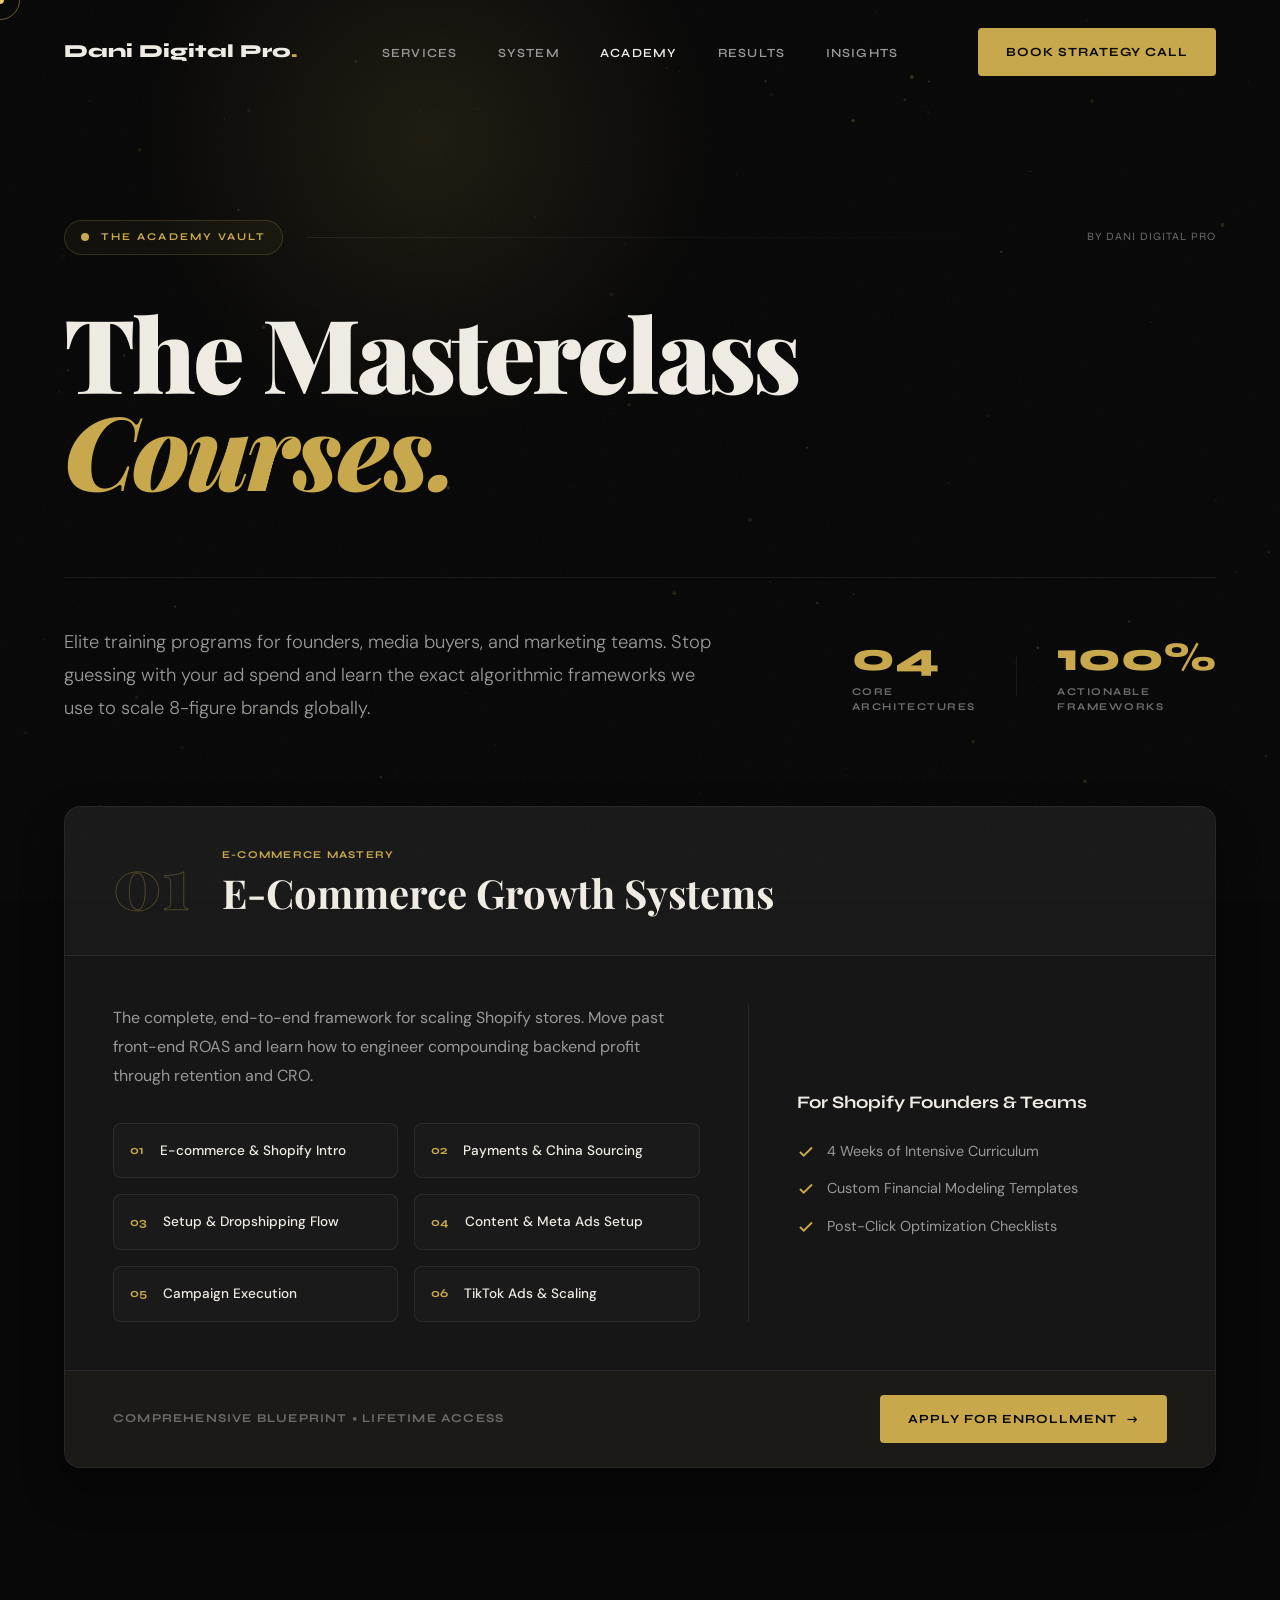
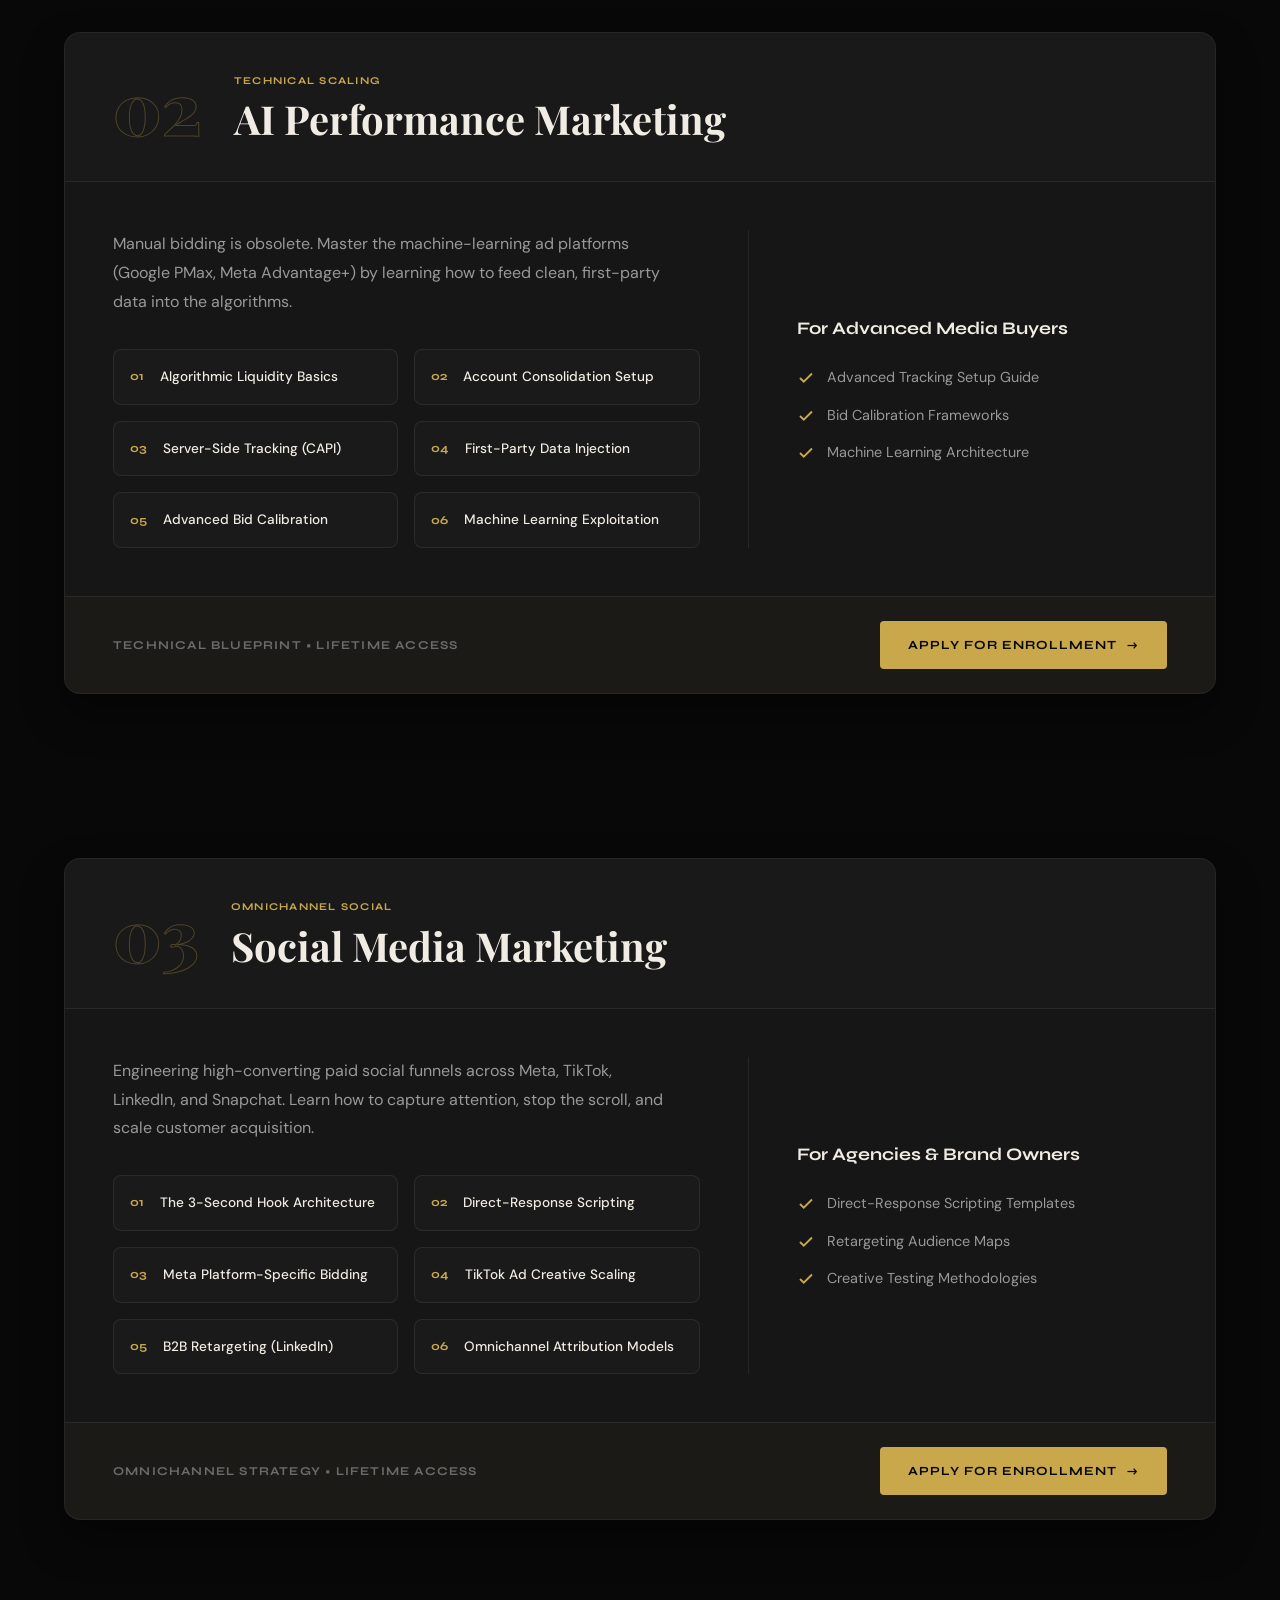
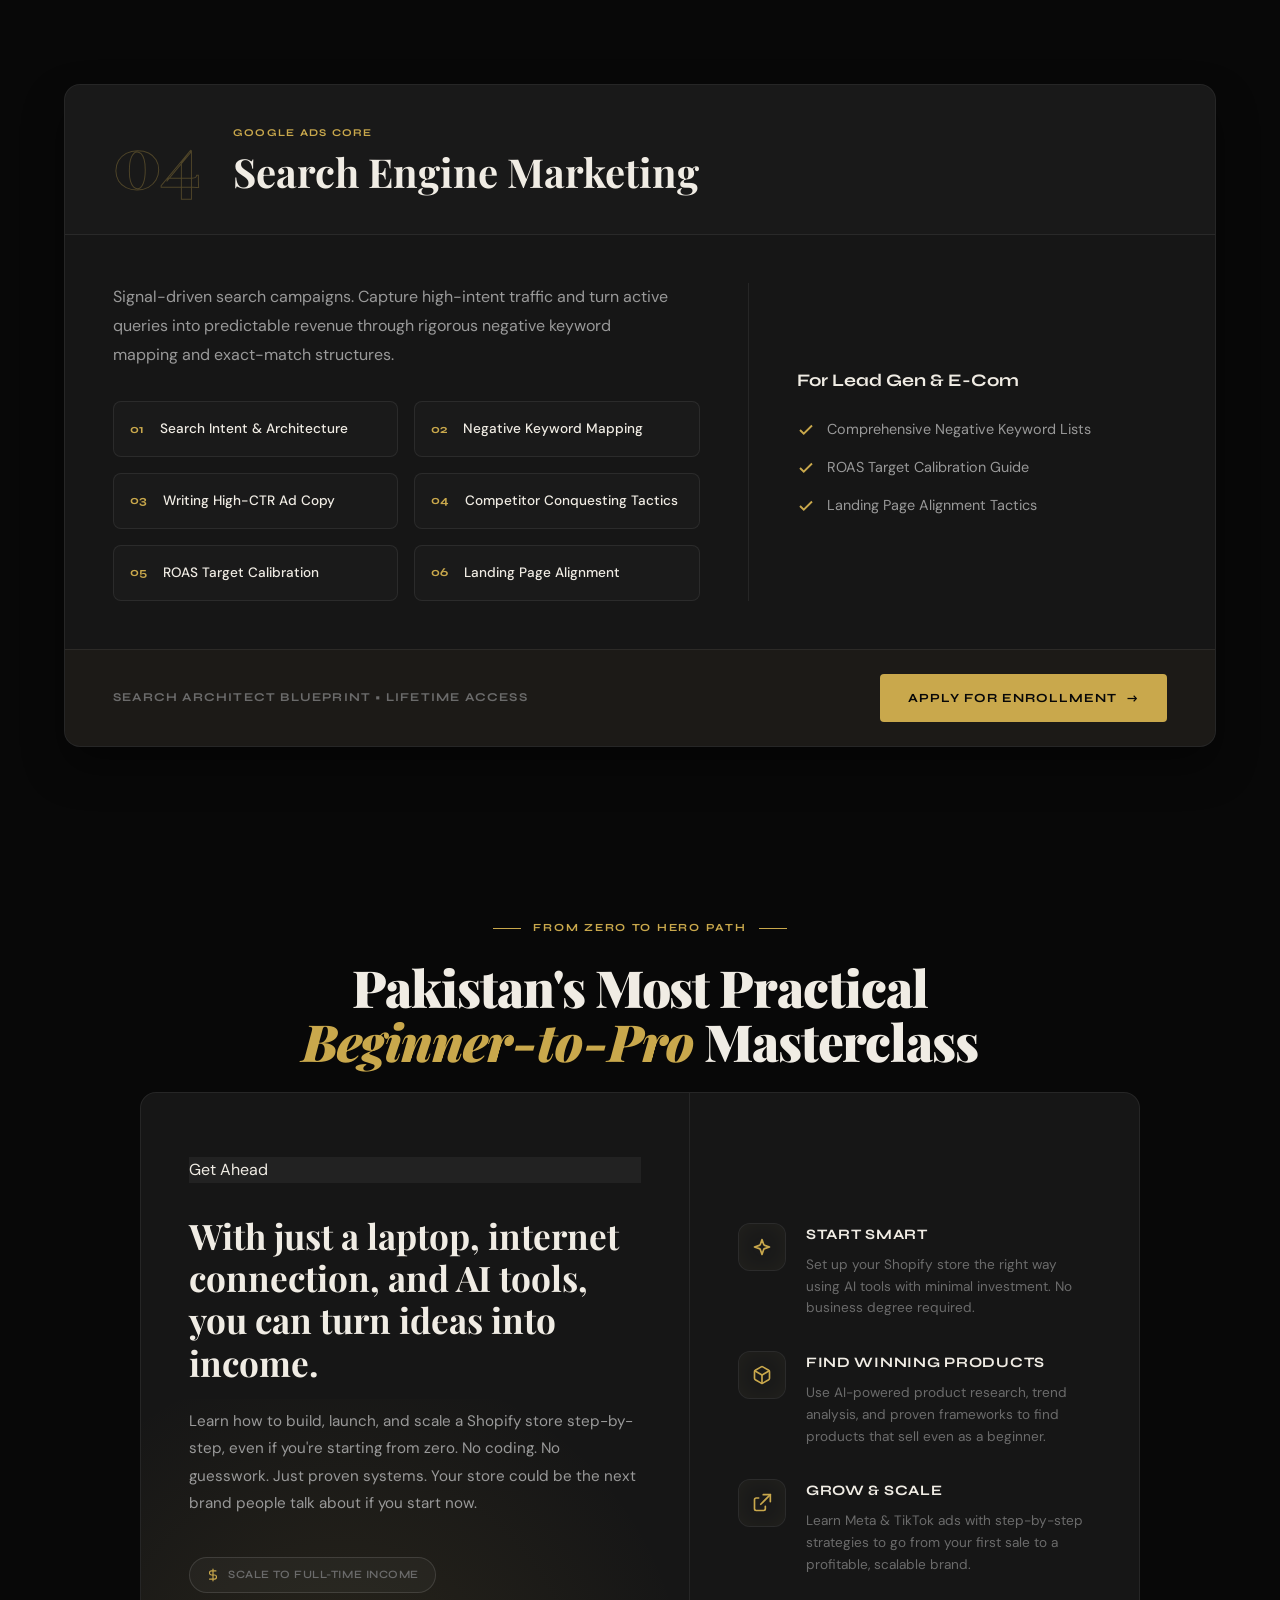
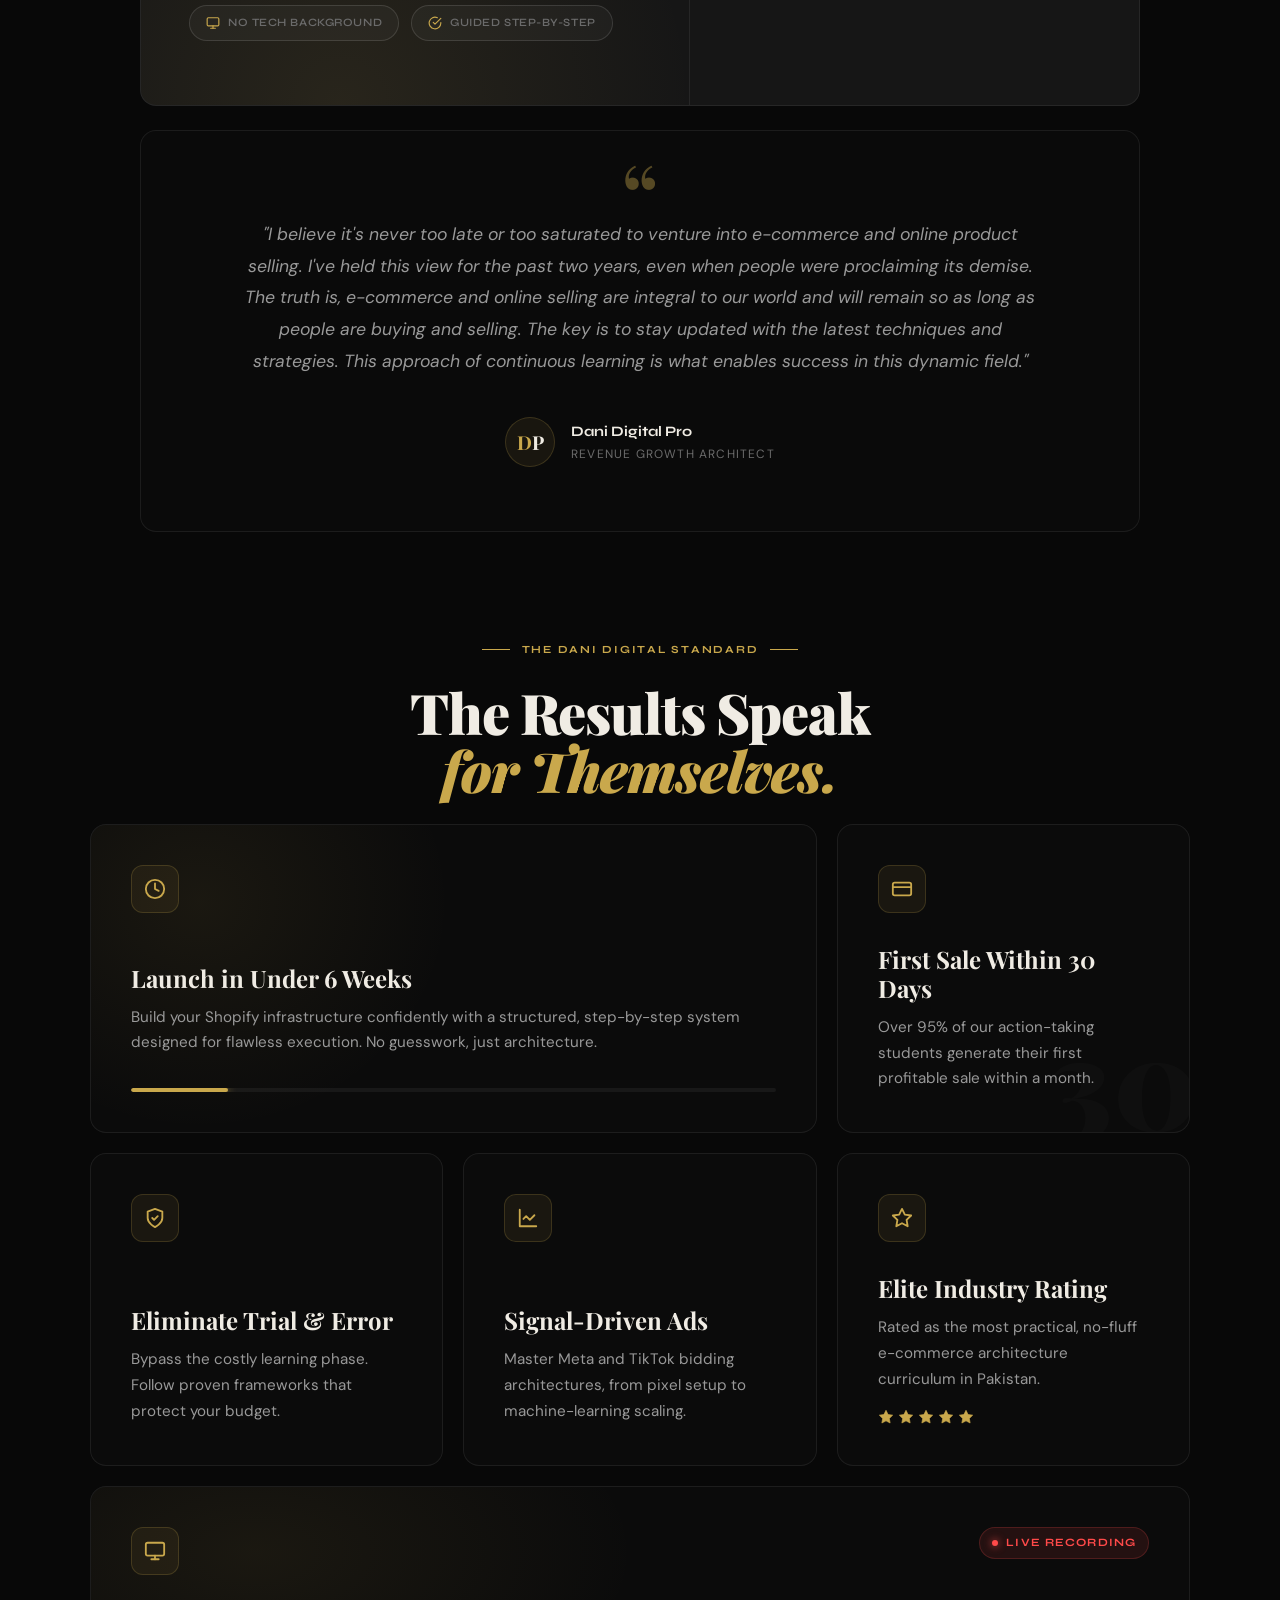
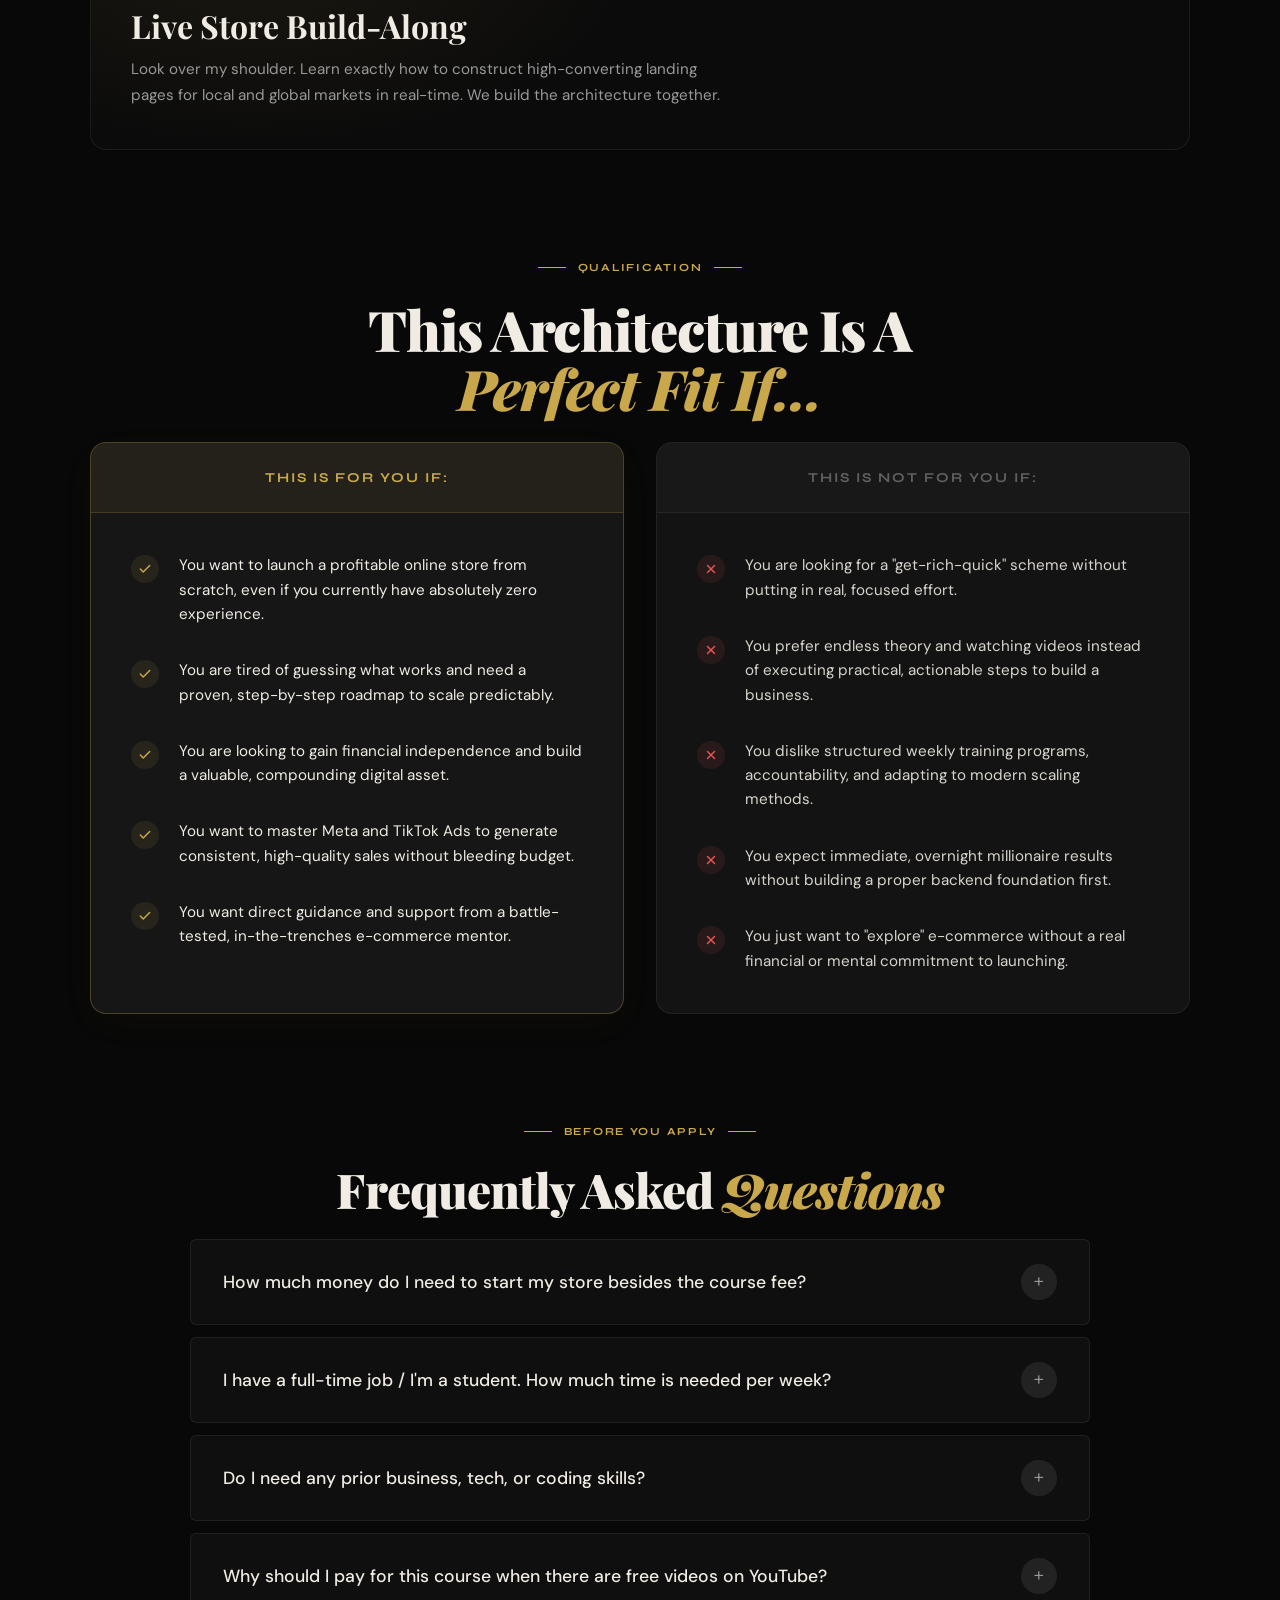
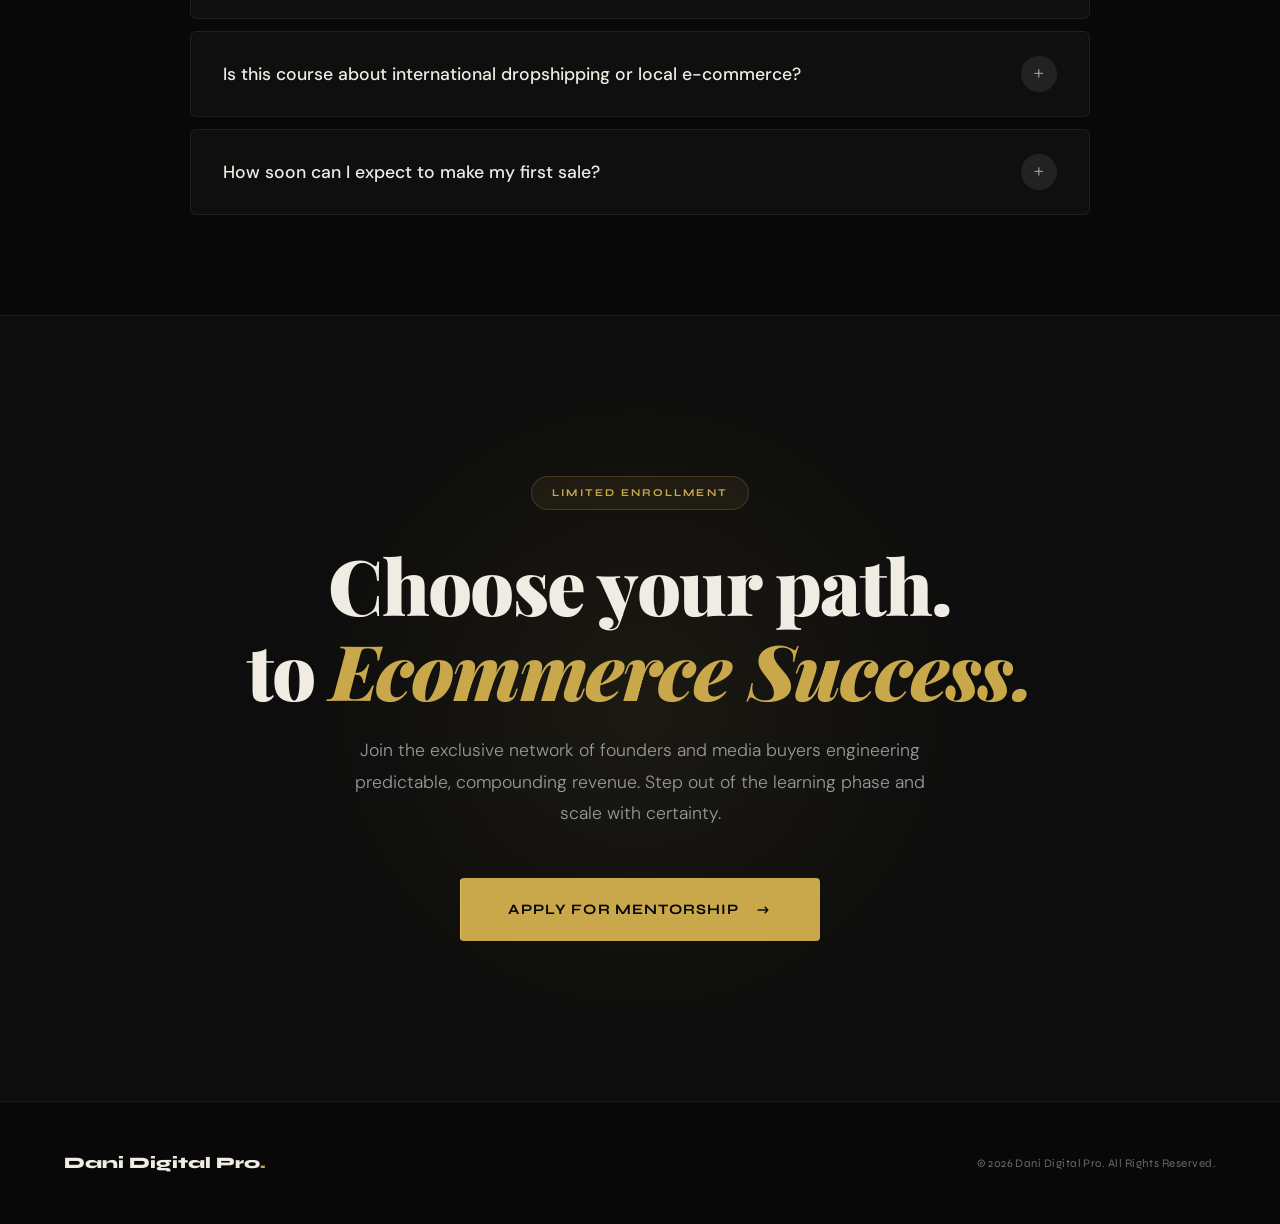
<file: trainings.html>
<!DOCTYPE html>
<html lang="en">
<head>
  <meta charset="UTF-8">
  <meta name="viewport" content="width=device-width, initial-scale=1.0">
  <title>The Academy | Dani Digital Pro</title>
  
  <link rel="stylesheet" href="css/trainings.css"> 
  
  <link href="https://fonts.googleapis.com/css2?family=DM+Sans:wght@300;400;500&family=Playfair+Display:ital,wght@0,400;0,700;0,900;1,400&family=Syne:wght@400;600;700;800&display=swap" rel="stylesheet">
</head>
<body>

  <div class="cursor-dot" id="cursorDot"></div>
  <div class="cursor-ring" id="cursorRing"></div>
  <canvas id="particles"></canvas>

  <nav id="navbar">
    <a href="index.html" class="nav-logo">Dani Digital Pro<span class="dot">.</span></a>
    <ul class="nav-links">
      <li><a href="index.html#services">Services</a></li>
      <li><a href="index.html#framework">System</a></li>
      <li><a href="trainings.html" style="color: var(--off);">Academy</a></li>
      <li><a href="index.html#results">Results</a></li>
      <li><a href="insights.html">Insights</a></li>
    </ul>
    <a href="index.html#apply" class="nav-cta"><span>Book Strategy Call</span></a>
  </nav>

 <header class="academy-hero section">
    <div class="hero-glow-core"></div>
    
    <div class="section-inner position-relative">
      
      <div class="hero-status-bar reveal">
        <div class="status-badge">
          <span class="pulse-dot-gold"></span> THE ACADEMY VAULT
        </div>
        <div class="status-line"></div>
        <div class="status-text">By Dani Digital Pro</div>
      </div>

      <div class="hero-title-wrapper reveal reveal-delay-1">
        <h1 class="hero-massive-h1">The Masterclass <br><em>Courses.</em></h1>
      </div>

      <div class="hero-meta-grid reveal reveal-delay-2">
        
        <div class="hm-desc">
          <p>Elite training programs for founders, media buyers, and marketing teams. Stop guessing with your ad spend and learn the exact algorithmic frameworks we use to scale 8-figure brands globally.</p>
        </div>
        
        <div class="hm-stats">
          <div class="stat-item">
            <span class="stat-num">04</span>
            <span class="stat-label">Core<br>Architectures</span>
          </div>
          <div class="stat-divider"></div>
          <div class="stat-item">
            <span class="stat-num">100%</span>
            <span class="stat-label">Actionable<br>Frameworks</span>
          </div>
        </div>
        
      </div>

    </div>
  </header>

  <section class="section pt-0" id="ecommerce">
    <div class="elite-vault reveal">
        
        <div class="vault-header">
          <div class="vault-num">01</div>
          <div class="vault-title-wrapper">
            <div class="vault-tag">E-Commerce Mastery</div>
            <h2 class="vault-title">E-Commerce Growth Systems</h2>
          </div>
        </div>

        <div class="vault-body">
          
          <div class="vault-curriculum">
            <p class="vault-desc">The complete, end-to-end framework for scaling Shopify stores. Move past front-end ROAS and learn how to engineer compounding backend profit through retention and CRO.</p>
            
            <div class="vault-modules">
              <div class="v-module"><span class="vm-num">01</span> <span class="vm-text">E-commerce & Shopify Intro</span></div>
              <div class="v-module"><span class="vm-num">02</span> <span class="vm-text">Payments & China Sourcing</span></div>
              <div class="v-module"><span class="vm-num">03</span> <span class="vm-text">Setup & Dropshipping Flow</span></div>
              <div class="v-module"><span class="vm-num">04</span> <span class="vm-text">Content & Meta Ads Setup</span></div>
              <div class="v-module"><span class="vm-num">05</span> <span class="vm-text">Campaign Execution</span></div>
              <div class="v-module"><span class="vm-num">06</span> <span class="vm-text">TikTok Ads & Scaling</span></div>
            </div>
          </div>

          <div class="vault-target">
            <h3 class="vt-title">For Shopify Founders & Teams</h3>
            <ul class="vt-features">
              <li>
                <svg viewBox="0 0 24 24"><polyline points="20 6 9 17 4 12"></polyline></svg>
                <span>4 Weeks of Intensive Curriculum</span>
              </li>
              <li>
                <svg viewBox="0 0 24 24"><polyline points="20 6 9 17 4 12"></polyline></svg>
                <span>Custom Financial Modeling Templates</span>
              </li>
              <li>
                <svg viewBox="0 0 24 24"><polyline points="20 6 9 17 4 12"></polyline></svg>
                <span>Post-Click Optimization Checklists</span>
              </li>
            </ul>
          </div>

        </div>

        <div class="vault-footer">
          <div class="vf-info">Comprehensive Blueprint • Lifetime Access</div>
          <a href="index.html#apply" class="btn-gold">Apply For Enrollment <span>→</span></a>
        </div>

      </div>
  </section>

  <section class="section pt-0" id="ai-marketing">
    <div class="section-inner">
      
      <div class="elite-vault reveal">
        
        <div class="vault-header">
          <div class="vault-num">02</div>
          <div class="vault-title-wrapper">
            <div class="vault-tag">Technical Scaling</div>
            <h2 class="vault-title">AI Performance Marketing</h2>
          </div>
        </div>

        <div class="vault-body">
          <div class="vault-curriculum">
            <p class="vault-desc">Manual bidding is obsolete. Master the machine-learning ad platforms (Google PMax, Meta Advantage+) by learning how to feed clean, first-party data into the algorithms.</p>
            
            <div class="vault-modules">
              <div class="v-module"><span class="vm-num">01</span> <span class="vm-text">Algorithmic Liquidity Basics</span></div>
              <div class="v-module"><span class="vm-num">02</span> <span class="vm-text">Account Consolidation Setup</span></div>
              <div class="v-module"><span class="vm-num">03</span> <span class="vm-text">Server-Side Tracking (CAPI)</span></div>
              <div class="v-module"><span class="vm-num">04</span> <span class="vm-text">First-Party Data Injection</span></div>
              <div class="v-module"><span class="vm-num">05</span> <span class="vm-text">Advanced Bid Calibration</span></div>
              <div class="v-module"><span class="vm-num">06</span> <span class="vm-text">Machine Learning Exploitation</span></div>
            </div>
          </div>

          <div class="vault-target">
            <h3 class="vt-title">For Advanced Media Buyers</h3>
            <ul class="vt-features">
              <li>
                <svg viewBox="0 0 24 24"><polyline points="20 6 9 17 4 12"></polyline></svg>
                <span>Advanced Tracking Setup Guide</span>
              </li>
              <li>
                <svg viewBox="0 0 24 24"><polyline points="20 6 9 17 4 12"></polyline></svg>
                <span>Bid Calibration Frameworks</span>
              </li>
              <li>
                <svg viewBox="0 0 24 24"><polyline points="20 6 9 17 4 12"></polyline></svg>
                <span>Machine Learning Architecture</span>
              </li>
            </ul>
          </div>
        </div>

        <div class="vault-footer">
          <div class="vf-info">Technical Blueprint • Lifetime Access</div>
          <a href="index.html#apply" class="btn-gold">Apply For Enrollment <span>→</span></a>
        </div>

      </div>
      
    </div>
  </section>

  <section class="section pt-0" id="social-media">
    <div class="section-inner">
      
      <div class="elite-vault reveal">
        
        <div class="vault-header">
          <div class="vault-num">03</div>
          <div class="vault-title-wrapper">
            <div class="vault-tag">Omnichannel Social</div>
            <h2 class="vault-title">Social Media Marketing</h2>
          </div>
        </div>

        <div class="vault-body">
          <div class="vault-curriculum">
            <p class="vault-desc">Engineering high-converting paid social funnels across Meta, TikTok, LinkedIn, and Snapchat. Learn how to capture attention, stop the scroll, and scale customer acquisition.</p>
            
            <div class="vault-modules">
              <div class="v-module"><span class="vm-num">01</span> <span class="vm-text">The 3-Second Hook Architecture</span></div>
              <div class="v-module"><span class="vm-num">02</span> <span class="vm-text">Direct-Response Scripting</span></div>
              <div class="v-module"><span class="vm-num">03</span> <span class="vm-text">Meta Platform-Specific Bidding</span></div>
              <div class="v-module"><span class="vm-num">04</span> <span class="vm-text">TikTok Ad Creative Scaling</span></div>
              <div class="v-module"><span class="vm-num">05</span> <span class="vm-text">B2B Retargeting (LinkedIn)</span></div>
              <div class="v-module"><span class="vm-num">06</span> <span class="vm-text">Omnichannel Attribution Models</span></div>
            </div>
          </div>

          <div class="vault-target">
            <h3 class="vt-title">For Agencies & Brand Owners</h3>
            <ul class="vt-features">
              <li>
                <svg viewBox="0 0 24 24"><polyline points="20 6 9 17 4 12"></polyline></svg>
                <span>Direct-Response Scripting Templates</span>
              </li>
              <li>
                <svg viewBox="0 0 24 24"><polyline points="20 6 9 17 4 12"></polyline></svg>
                <span>Retargeting Audience Maps</span>
              </li>
              <li>
                <svg viewBox="0 0 24 24"><polyline points="20 6 9 17 4 12"></polyline></svg>
                <span>Creative Testing Methodologies</span>
              </li>
            </ul>
          </div>
        </div>

        <div class="vault-footer">
          <div class="vf-info">Omnichannel Strategy • Lifetime Access</div>
          <a href="index.html#apply" class="btn-gold">Apply For Enrollment <span>→</span></a>
        </div>

      </div>
      
    </div>
  </section>

  <section class="section pt-0" id="ppc-sem">
    <div class="section-inner">
      
      <div class="elite-vault reveal">
        
        <div class="vault-header">
          <div class="vault-num">04</div>
          <div class="vault-title-wrapper">
            <div class="vault-tag">Google Ads Core</div>
            <h2 class="vault-title">Search Engine Marketing</h2>
          </div>
        </div>

        <div class="vault-body">
          <div class="vault-curriculum">
            <p class="vault-desc">Signal-driven search campaigns. Capture high-intent traffic and turn active queries into predictable revenue through rigorous negative keyword mapping and exact-match structures.</p>
            
            <div class="vault-modules">
              <div class="v-module"><span class="vm-num">01</span> <span class="vm-text">Search Intent & Architecture</span></div>
              <div class="v-module"><span class="vm-num">02</span> <span class="vm-text">Negative Keyword Mapping</span></div>
              <div class="v-module"><span class="vm-num">03</span> <span class="vm-text">Writing High-CTR Ad Copy</span></div>
              <div class="v-module"><span class="vm-num">04</span> <span class="vm-text">Competitor Conquesting Tactics</span></div>
              <div class="v-module"><span class="vm-num">05</span> <span class="vm-text">ROAS Target Calibration</span></div>
              <div class="v-module"><span class="vm-num">06</span> <span class="vm-text">Landing Page Alignment</span></div>
            </div>
          </div>

          <div class="vault-target">
            <h3 class="vt-title">For Lead Gen & E-Com</h3>
            <ul class="vt-features">
              <li>
                <svg viewBox="0 0 24 24"><polyline points="20 6 9 17 4 12"></polyline></svg>
                <span>Comprehensive Negative Keyword Lists</span>
              </li>
              <li>
                <svg viewBox="0 0 24 24"><polyline points="20 6 9 17 4 12"></polyline></svg>
                <span>ROAS Target Calibration Guide</span>
              </li>
              <li>
                <svg viewBox="0 0 24 24"><polyline points="20 6 9 17 4 12"></polyline></svg>
                <span>Landing Page Alignment Tactics</span>
              </li>
            </ul>
          </div>
        </div>

        <div class="vault-footer">
          <div class="vf-info">Search Architect Blueprint • Lifetime Access</div>
          <a href="index.html#apply" class="btn-gold">Apply For Enrollment <span>→</span></a>
        </div>

      </div>
      
    </div>
  </section>

  <section class="section pt-0" id="pathway">
    <div class="section-inner" style="max-width: 1000px;">
      
      <div class="text-center mb-64 reveal">
        <div class="label">From Zero to Hero Path</div>
        <h2 class="header-h1" style="font-size: clamp(2.2rem, 4vw, 3.2rem);">
          Pakistan's Most Practical <br><em style="color: var(--gold);">Beginner-to-Pro</em> Masterclass
        </h2>
      </div>

      <div class="pathway-grid reveal reveal-delay-1">
        <div class="pathway-glow"></div>
        
        <div class="pathway-left">
          <div class="enroll-tag" style="margin-bottom: 32px; background: rgba(255,255,255,0.05); border-color: rgba(255,255,255,0.1); color: var(--off);">Get Ahead</div>
          
          <h3 class="pathway-h3">With just a laptop, internet connection, and AI tools, you can turn ideas into income.</h3>
          
          <p class="pathway-p">Learn how to build, launch, and scale a Shopify store step-by-step, even if you're starting from zero. No coding. No guesswork. Just proven systems. Your store could be the next brand people talk about if you start now.</p>
          
          <div class="pathway-tags">
            <span>
              <svg viewBox="0 0 24 24" fill="none" stroke="currentColor" stroke-width="2" stroke-linecap="round" stroke-linejoin="round"><path d="M12 2v20M17 5H9.5a3.5 3.5 0 0 0 0 7h5a3.5 3.5 0 0 1 0 7H6"/></svg>
              Scale to Full-Time Income
            </span>
            <span>
              <svg viewBox="0 0 24 24" fill="none" stroke="currentColor" stroke-width="2" stroke-linecap="round" stroke-linejoin="round"><rect x="2" y="3" width="20" height="14" rx="2" ry="2"/><line x1="8" y1="21" x2="16" y2="21"/><line x1="12" y1="17" x2="12" y2="21"/></svg>
              No Tech Background
            </span>
            <span>
              <svg viewBox="0 0 24 24" fill="none" stroke="currentColor" stroke-width="2" stroke-linecap="round" stroke-linejoin="round"><path d="M22 11.08V12a10 10 0 1 1-5.93-9.14"/><polyline points="22 4 12 14.01 9 11.01"/></svg>
              Guided Step-by-Step
            </span>
          </div>
        </div>

        <div class="pathway-right">
          
          <div class="pf-item">
            <div class="pf-icon">
              <svg viewBox="0 0 24 24" fill="none" stroke="var(--gold)" stroke-width="2" stroke-linecap="round" stroke-linejoin="round">
                <path d="m12 3-1.9 5.8a2 2 0 0 1-1.27 1.27L3 12l5.8 1.9a2 2 0 0 1 1.27 1.27L12 21l1.9-5.8a2 2 0 0 1 1.27-1.27L21 12l-5.8-1.9a2 2 0 0 1-1.27-1.27L12 3Z"/>
              </svg>
            </div>
            <div class="pf-content">
              <h4>Start Smart</h4>
              <p>Set up your Shopify store the right way using AI tools with minimal investment. No business degree required.</p>
            </div>
          </div>

          <div class="pf-item">
            <div class="pf-icon">
              <svg viewBox="0 0 24 24" fill="none" stroke="var(--gold)" stroke-width="2" stroke-linecap="round" stroke-linejoin="round"><path d="M21 16V8a2 2 0 0 0-1-1.73l-7-4a2 2 0 0 0-2 0l-7 4A2 2 0 0 0 3 8v8a2 2 0 0 0 1 1.73l7 4a2 2 0 0 0 2 0l7-4A2 2 0 0 0 21 16z"/><polyline points="3.27 6.96 12 12.01 20.73 6.96"/><line x1="12" y1="22.08" x2="12" y2="12"/></svg>
            </div>
            <div class="pf-content">
              <h4>Find Winning Products</h4>
              <p>Use AI-powered product research, trend analysis, and proven frameworks to find products that sell even as a beginner.</p>
            </div>
          </div>

          <div class="pf-item">
            <div class="pf-icon">
              <svg viewBox="0 0 24 24" fill="none" stroke="var(--gold)" stroke-width="2" stroke-linecap="round" stroke-linejoin="round"><path d="M13.5 2H22v8.5"/><path d="M10.5 13.5 22 2"/><path d="M16 16v3a2 2 0 0 1-2 2H5a2 2 0 0 1-2-2V8a2 2 0 0 1 2-2h3"/></svg>
            </div>
            <div class="pf-content">
              <h4>Grow & Scale</h4>
              <p>Learn Meta & TikTok ads with step-by-step strategies to go from your first sale to a profitable, scalable brand.</p>
            </div>
          </div>

        </div>
      </div>

      <div class="testimonial-card reveal reveal-delay-2">
        <div class="quote-mark">“</div>
        <p class="test-text">
          "I believe it's never too late or too saturated to venture into e-commerce and online product selling. I've held this view for the past two years, even when people were proclaiming its demise. The truth is, e-commerce and online selling are integral to our world and will remain so as long as people are buying and selling. The key is to stay updated with the latest techniques and strategies. This approach of continuous learning is what enables success in this dynamic field."
        </p>
        <div class="test-author">
          <div class="author-avatar">D<span>P</span></div>
          <div class="author-meta">
            <h4>Dani Digital Pro</h4>
            <p>Revenue Growth Architect</p>
          </div>
        </div>
      </div>

    </div>
  </section>



  <section class="section pt-0" id="outcomes">
    <div class="section-inner" style="max-width: 1100px;">
      
      <div class="text-center mb-64 reveal">
        <div class="label">The Dani Digital Standard</div>
        <h2 class="header-h1" style="font-size: clamp(2.5rem, 5vw, 3.5rem);">The Results Speak <br><em>for Themselves.</em></h2>
      </div>

      <div class="bento-grid reveal reveal-delay-1">
        
        <div class="bento-card bento-wide">
          <div class="bento-bg-gradient"></div>
          <div class="bento-icon">
            <svg viewBox="0 0 24 24" fill="none" stroke="currentColor" stroke-width="2" stroke-linecap="round" stroke-linejoin="round"><circle cx="12" cy="12" r="10"/><polyline points="12 6 12 12 16 14"/></svg>
          </div>
          <div class="bento-content">
            <h3 class="bento-title">Launch in Under 6 Weeks</h3>
            <p class="bento-text">Build your Shopify infrastructure confidently with a structured, step-by-step system designed for flawless execution. No guesswork, just architecture.</p>
          </div>
          <div class="bento-progress-bar"><div class="bp-fill"></div></div>
        </div>

        <div class="bento-card">
          <div class="bento-watermark">30</div>
          <div class="bento-icon">
            <svg viewBox="0 0 24 24" fill="none" stroke="currentColor" stroke-width="2" stroke-linecap="round" stroke-linejoin="round"><rect x="2" y="5" width="20" height="14" rx="2"/><line x1="2" y1="10" x2="22" y2="10"/></svg>
          </div>
          <div class="bento-content">
            <h3 class="bento-title">First Sale Within 30 Days</h3>
            <p class="bento-text">Over 95% of our action-taking students generate their first profitable sale within a month.</p>
          </div>
        </div>

        <div class="bento-card">
          <div class="bento-icon">
            <svg viewBox="0 0 24 24" fill="none" stroke="currentColor" stroke-width="2" stroke-linecap="round" stroke-linejoin="round"><path d="M12 22s8-4 8-10V5l-8-3-8 3v7c0 6 8 10 8 10z"/><polyline points="9 12 11 14 15 10"/></svg>
          </div>
          <div class="bento-content">
            <h3 class="bento-title">Eliminate Trial & Error</h3>
            <p class="bento-text">Bypass the costly learning phase. Follow proven frameworks that protect your budget.</p>
          </div>
        </div>

        <div class="bento-card">
          <div class="bento-icon">
            <svg viewBox="0 0 24 24" fill="none" stroke="currentColor" stroke-width="2" stroke-linecap="round" stroke-linejoin="round"><path d="M3 3v18h18"/><path d="m19 9-5 5-4-4-3 3"/></svg>
          </div>
          <div class="bento-content">
            <h3 class="bento-title">Signal-Driven Ads</h3>
            <p class="bento-text">Master Meta and TikTok bidding architectures, from pixel setup to machine-learning scaling.</p>
          </div>
        </div>

        <div class="bento-card">
          <div class="bento-icon">
            <svg viewBox="0 0 24 24" fill="none" stroke="currentColor" stroke-width="2" stroke-linecap="round" stroke-linejoin="round"><polygon points="12 2 15.09 8.26 22 9.27 17 14.14 18.18 21.02 12 17.77 5.82 21.02 7 14.14 2 9.27 8.91 8.26 12 2"/></svg>
          </div>
          <div class="bento-content">
            <h3 class="bento-title">Elite Industry Rating</h3>
            <p class="bento-text">Rated as the most practical, no-fluff e-commerce architecture curriculum in Pakistan.</p>
            <div class="bento-stars">
              <svg viewBox="0 0 24 24"><polygon points="12 2 15.09 8.26 22 9.27 17 14.14 18.18 21.02 12 17.77 5.82 21.02 7 14.14 2 9.27 8.91 8.26 12 2"/></svg>
              <svg viewBox="0 0 24 24"><polygon points="12 2 15.09 8.26 22 9.27 17 14.14 18.18 21.02 12 17.77 5.82 21.02 7 14.14 2 9.27 8.91 8.26 12 2"/></svg>
              <svg viewBox="0 0 24 24"><polygon points="12 2 15.09 8.26 22 9.27 17 14.14 18.18 21.02 12 17.77 5.82 21.02 7 14.14 2 9.27 8.91 8.26 12 2"/></svg>
              <svg viewBox="0 0 24 24"><polygon points="12 2 15.09 8.26 22 9.27 17 14.14 18.18 21.02 12 17.77 5.82 21.02 7 14.14 2 9.27 8.91 8.26 12 2"/></svg>
              <svg viewBox="0 0 24 24"><polygon points="12 2 15.09 8.26 22 9.27 17 14.14 18.18 21.02 12 17.77 5.82 21.02 7 14.14 2 9.27 8.91 8.26 12 2"/></svg>
            </div>
          </div>
        </div>

        <div class="bento-card bento-massive">
          <div class="bento-bg-gradient"></div>
          <div class="bento-flex-header">
            <div class="bento-icon">
              <svg viewBox="0 0 24 24" fill="none" stroke="currentColor" stroke-width="2" stroke-linecap="round" stroke-linejoin="round"><rect x="2" y="3" width="20" height="14" rx="2" ry="2"/><line x1="8" y1="21" x2="16" y2="21"/><line x1="12" y1="17" x2="12" y2="21"/></svg>
            </div>
            <div class="live-indicator"><span class="pulse-dot"></span> LIVE RECORDING</div>
          </div>
          <div class="bento-content">
            <h3 class="bento-title" style="font-size: 2rem;">Live Store Build-Along</h3>
            <p class="bento-text" style="max-width: 600px;">Look over my shoulder. Learn exactly how to construct high-converting landing pages for local and global markets in real-time. We build the architecture together.</p>
          </div>
        </div>

      </div>
    </div>
  </section>

  <section class="section pt-0" id="alignment">
    <div class="section-inner" style="max-width: 1100px;">
      
      <div class="text-center mb-64 reveal">
        <div class="label">Qualification</div>
        <h2 class="header-h1" style="font-size: clamp(2.5rem, 5vw, 3.5rem);">This Architecture Is A <br><em>Perfect Fit If...</em></h2>
      </div>

      <div class="alignment-grid reveal reveal-delay-1">
        
        <div class="align-card align-positive">
          <div class="align-header">
            This Is For You If:
          </div>
          <ul class="align-list">
            <li>
              <div class="align-icon">
                <svg viewBox="0 0 24 24" fill="none" stroke="currentColor" stroke-width="2.5" stroke-linecap="round" stroke-linejoin="round"><path d="M20 6 9 17l-5-5"/></svg>
              </div>
              <p>You want to launch a profitable online store from scratch, even if you currently have absolutely zero experience.</p>
            </li>
            <li>
              <div class="align-icon">
                <svg viewBox="0 0 24 24" fill="none" stroke="currentColor" stroke-width="2.5" stroke-linecap="round" stroke-linejoin="round"><path d="M20 6 9 17l-5-5"/></svg>
              </div>
              <p>You are tired of guessing what works and need a proven, step-by-step roadmap to scale predictably.</p>
            </li>
            <li>
              <div class="align-icon">
                <svg viewBox="0 0 24 24" fill="none" stroke="currentColor" stroke-width="2.5" stroke-linecap="round" stroke-linejoin="round"><path d="M20 6 9 17l-5-5"/></svg>
              </div>
              <p>You are looking to gain financial independence and build a valuable, compounding digital asset.</p>
            </li>
            <li>
              <div class="align-icon">
                <svg viewBox="0 0 24 24" fill="none" stroke="currentColor" stroke-width="2.5" stroke-linecap="round" stroke-linejoin="round"><path d="M20 6 9 17l-5-5"/></svg>
              </div>
              <p>You want to master Meta and TikTok Ads to generate consistent, high-quality sales without bleeding budget.</p>
            </li>
            <li>
              <div class="align-icon">
                <svg viewBox="0 0 24 24" fill="none" stroke="currentColor" stroke-width="2.5" stroke-linecap="round" stroke-linejoin="round"><path d="M20 6 9 17l-5-5"/></svg>
              </div>
              <p>You want direct guidance and support from a battle-tested, in-the-trenches e-commerce mentor.</p>
            </li>
          </ul>
        </div>

        <div class="align-card align-negative">
          <div class="align-header">
            This Is NOT For You If:
          </div>
          <ul class="align-list">
            <li>
              <div class="align-icon">
                <svg viewBox="0 0 24 24" fill="none" stroke="currentColor" stroke-width="2.5" stroke-linecap="round" stroke-linejoin="round"><path d="M18 6 6 18"/><path d="m6 6 12 12"/></svg>
              </div>
              <p>You are looking for a "get-rich-quick" scheme without putting in real, focused effort.</p>
            </li>
            <li>
              <div class="align-icon">
                <svg viewBox="0 0 24 24" fill="none" stroke="currentColor" stroke-width="2.5" stroke-linecap="round" stroke-linejoin="round"><path d="M18 6 6 18"/><path d="m6 6 12 12"/></svg>
              </div>
              <p>You prefer endless theory and watching videos instead of executing practical, actionable steps to build a business.</p>
            </li>
            <li>
              <div class="align-icon">
                <svg viewBox="0 0 24 24" fill="none" stroke="currentColor" stroke-width="2.5" stroke-linecap="round" stroke-linejoin="round"><path d="M18 6 6 18"/><path d="m6 6 12 12"/></svg>
              </div>
              <p>You dislike structured weekly training programs, accountability, and adapting to modern scaling methods.</p>
            </li>
            <li>
              <div class="align-icon">
                <svg viewBox="0 0 24 24" fill="none" stroke="currentColor" stroke-width="2.5" stroke-linecap="round" stroke-linejoin="round"><path d="M18 6 6 18"/><path d="m6 6 12 12"/></svg>
              </div>
              <p>You expect immediate, overnight millionaire results without building a proper backend foundation first.</p>
            </li>
            <li>
              <div class="align-icon">
                <svg viewBox="0 0 24 24" fill="none" stroke="currentColor" stroke-width="2.5" stroke-linecap="round" stroke-linejoin="round"><path d="M18 6 6 18"/><path d="m6 6 12 12"/></svg>
              </div>
              <p>You just want to "explore" e-commerce without a real financial or mental commitment to launching.</p>
            </li>
          </ul>
        </div>

      </div>
    </div>
  </section>



  <section class="section pt-0" id="faqs">
    <div class="text-center mb-64 reveal">
        <div class="label">Before You Apply</div>
    </div>
    <div class="section-inner" style="max-width: 900px;">
      
      <div class="text-center mb-64 reveal">
        <h2 class="header-h1" style="font-size: 3rem;">Frequently Asked <em style="color: var(--gold);">Questions</em></h2>
      </div>

      <div class="faq-wrapper reveal reveal-delay-1">
        
        <div class="faq-item">
          <div class="faq-header">
            <h3 class="faq-title">How much money do I need to start my store besides the course fee?</h3>
            <div class="faq-icon">+</div>
          </div>
          <div class="faq-body">
            <div class="faq-content">
              This is the most common question, and the answer is: less than you think. You can start with as little as 150,000-200,000 PKR for your initial product inventory and marketing. My course is specifically designed to teach you how to start lean, test products with a small budget, and grow your business by reinvesting your profits.
            </div>
          </div>
        </div>

        <div class="faq-item">
          <div class="faq-header">
            <h3 class="faq-title">I have a full-time job / I'm a student. How much time is needed per week?</h3>
            <div class="faq-icon">+</div>
          </div>
          <div class="faq-body">
            <div class="faq-content">
              The course is designed for busy people just like you. If you can dedicate 5-7 hours per week (that's about one hour a day), you can easily follow the lessons and take the required action steps. Since all lessons are pre-recorded, you can learn at your own pace and on your own schedule.
            </div>
          </div>
        </div>

        <div class="faq-item">
          <div class="faq-header">
            <h3 class="faq-title">Do I need any prior business, tech, or coding skills?</h3>
            <div class="faq-icon">+</div>
          </div>
          <div class="faq-body">
            <div class="faq-content">
              Absolutely not. This course is built from the ground up for complete beginners. I started my own journey with no special skills. If you can use Facebook and are motivated to learn, you have everything you need. I will guide you step-by-step through everything, from setting up your store to running your first ad.
            </div>
          </div>
        </div>

        <div class="faq-item">
          <div class="faq-header">
            <h3 class="faq-title">Why should I pay for this course when there are free videos on YouTube?</h3>
            <div class="faq-icon">+</div>
          </div>
          <div class="faq-body">
            <div class="faq-content">
              That's a fair question. The reality is, most people on YouTube making e-commerce videos have one main business: getting views. They have no "ground reality" experience and have never actually built a major brand themselves. They are often just copy-pasting generic content. This course is the complete opposite. I'm not a YouTuber who talks about theory; I am a full-time e-commerce entrepreneur. I am the real example of someone who started from zero and has built a multi-crore e-commerce business right here in Pakistan. You're not learning recycled content; you're getting the exact, battle-tested blueprint from someone who is actually in the game every single day.
            </div>
          </div>
        </div>

        <div class="faq-item">
          <div class="faq-header">
            <h3 class="faq-title">Is this course about international dropshipping or local e-commerce?</h3>
            <div class="faq-icon">+</div>
          </div>
          <div class="faq-body">
            <div class="faq-content">
              Think of this course as the master blueprint for building any successful online business. We give you the complete A-Z system, with a deep focus on winning in the Pakistani local market. Once you learn this blueprint, you can apply it everywhere. You’ll be an expert in Pakistani e-commerce, and you’ll also be fully equipped with the knowledge to launch an international dropshipping store whenever you choose.
            </div>
          </div>
        </div>

        <div class="faq-item">
          <div class="faq-header">
            <h3 class="faq-title">How soon can I expect to make my first sale?</h3>
            <div class="faq-icon">+</div>
          </div>
          <div class="faq-body">
            <div class="faq-content">
              While results vary based on individual effort, many of my students who diligently follow the blueprint make their first profitable sale within 2 to 4 weeks of launching their ad campaigns. The entire 6-week program is designed to get you from zero to your first sales as efficiently as possible.
            </div>
          </div>
        </div>

      </div>
    </div>
  </section>
  <section class="section final-cta-section text-center reveal">
    <div class="cta-glow-orb"></div>
    <div class="section-inner position-relative">
      
      <div class="cta-badge">Limited Enrollment</div>
      
      <h2 class="cta-h2">Choose your path.<br>to <em>Ecommerce Success.</em></h2>
      
      <p class="cta-p mx-auto">
        Join the exclusive network of founders and media buyers engineering predictable, compounding revenue. Step out of the learning phase and scale with certainty.
      </p>
      
      <div class="cta-actions">
        <a href="index.html#apply" class="btn-gold" style="padding: 20px 48px; font-size: 0.9rem;">
          Apply For Mentorship <span style="margin-left: 8px;">→</span>
        </a>
      </div>
      
    </div>
  </section>
  <footer>
    <div class="footer-inner">
      <a href="index.html" class="footer-logo">Dani Digital Pro<span class="dot">.</span></a>
      <div class="footer-copy">© 2026 Dani Digital Pro. All Rights Reserved.</div>
    </div>
  </footer>

  <script src="js/trainings.js"></script>
</body>
</html>
</file>
<file: css/trainings.css>
/* ============================================================
   TRAININGS.CSS - MASTER FILE
============================================================ */

/* --- 1. RESET, VARIABLES & GLOBALS --- */
*, *::before, *::after { box-sizing: border-box; margin: 0; padding: 0; }
html { scroll-behavior: smooth; }

:root {
  --bg: #080808; --bg2: #0d0d0d; --bg3: #111111; --surface: #161616;
  --border: rgba(255,255,255,0.07); --border2: rgba(255,255,255,0.12);
  --white: #ffffff; --off: #f0ece4; --muted: #6b6b6b; --muted2: #999;
  --gold: #c9a84c; --gold2: #e8c96d; --gold-dim: rgba(201,168,76,0.08);
  --gold-border: rgba(201,168,76,0.2);
}

body {
  background: var(--bg); color: var(--white);
  font-family: 'DM Sans', sans-serif; line-height: 1.6;
  overflow-x: hidden; cursor: none;
}

::-webkit-scrollbar { width: 3px; }
::-webkit-scrollbar-track { background: var(--bg); }
::-webkit-scrollbar-thumb { background: var(--gold); border-radius: 2px; }

body::before {
  content: ''; position: fixed; inset: 0;
  background-image: url("data:image/svg+xml,%3Csvg viewBox='0 0 512 512' xmlns='http://www.w3.org/2000/svg'%3E%3Cfilter id='noise'%3E%3CfeTurbulence type='fractalNoise' baseFrequency='0.9' numOctaves='4' stitchTiles='stitch'/%3E%3C/filter%3E%3Crect width='100%25' height='100%25' filter='url(%23noise)' opacity='1'/%3E%3C/svg%3E");
  opacity: 0.025; z-index: 9990; pointer-events: none;
}

#particles { position: fixed; inset: 0; z-index: 0; pointer-events: none; opacity: 0.4; }

/* --- CURSOR --- */
body, a, button { cursor: none !important; }
.cursor-dot {
  width: 8px; height: 8px; background: var(--gold2); border-radius: 50%;
  position: fixed; top: 0; left: 0; transform: translate(-50%, -50%);
  z-index: 99999 !important; pointer-events: none; opacity: 1; transition: opacity 0.2s ease;
}
.cursor-ring {
  width: 40px; height: 40px; border: 1px solid rgba(201,168,76,0.5); border-radius: 50%;
  position: fixed; top: 0; left: 0; transform: translate(-50%, -50%);
  z-index: 99998 !important; pointer-events: none; opacity: 1;
  transition: width 0.2s, height 0.2s, background-color 0.2s, opacity 0.2s;
}
a:hover ~ .cursor-ring, button:hover ~ .cursor-ring { width: 60px; height: 60px; background: rgba(201,168,76,0.05); }

/* --- UTILITIES --- */

/* --- GLOBAL SECTION HEADINGS (Restored) --- */
.label { 
  font-family: 'Syne', sans-serif; 
  font-size: 0.68rem; 
  font-weight: 700; 
  letter-spacing: 0.16em; 
  text-transform: uppercase; 
  color: var(--gold); 
  margin-bottom: 24px; 
  display: inline-flex; 
  align-items: center; 
  gap: 12px; 
}

.label::before, .label::after { 
  content: ''; 
  width: 28px; 
  height: 1px; 
  background: var(--gold); 
}

.header-h1 { 
  font-family: 'Playfair Display', serif; 
  font-size: clamp(3rem, 6vw, 5rem); 
  font-weight: 900; 
  line-height: 1.05; 
  letter-spacing: -0.02em; 
  color: var(--off); 
  margin-bottom: 24px; 
}

.header-h1 em {
  color: var(--gold);
  font-style: italic;
}
a { text-decoration: none; color: inherit; }
.section { padding: 100px 64px; position: relative; z-index: 2; }
.section-inner { max-width: 1200px; margin: 0 auto; width: 100%; }
.pt-0 { padding-top: 0 !important; }
.text-center { text-align: center; }
.mx-auto { margin-left: auto; margin-right: auto; }
.w-100 { width: 100%; text-align: center; display: inline-flex; justify-content: center; }

/* --- NAVIGATION --- */
nav {
  position: fixed; top: 0; left: 0; right: 0; z-index: 1000;
  padding: 28px 64px; display: flex; align-items: center; justify-content: space-between;
  transition: all 0.4s ease;
}
nav.scrolled { padding: 18px 64px; background: rgba(8,8,8,0.94); backdrop-filter: blur(24px); border-bottom: 1px solid var(--border); }
.nav-logo { font-family: 'Syne', sans-serif; font-weight: 800; font-size: 1.15rem; color: var(--off); }
.nav-logo .dot { color: var(--gold); }
.nav-links { display: flex; gap: 40px; list-style: none; position: absolute; left: 50%; transform: translateX(-50%); }
.nav-links a { font-family: 'Syne', sans-serif; font-size: 0.78rem; font-weight: 600; text-transform: uppercase; letter-spacing: 0.1em; color: var(--muted2); transition: color 0.2s; position: relative; }
.nav-links a::after { content: ''; position: absolute; bottom: -4px; left: 0; right: 0; height: 1px; background: var(--gold); transform: scaleX(0); transform-origin: right; transition: transform 0.3s ease; }
.nav-links a:hover { color: var(--off); }
.nav-links a:hover::after { transform: scaleX(1); transform-origin: left; }
.btn-gold, .nav-cta {
  font-family: 'Syne', sans-serif; font-size: 0.78rem; font-weight: 700;
  letter-spacing: 0.08em; text-transform: uppercase; color: var(--bg);
  background: var(--gold); padding: 14px 28px; border-radius: 4px;
  transition: all 0.25s ease; position: relative; overflow: hidden;
  display: inline-flex; align-items: center; gap: 10px;
}
.btn-gold::after, .nav-cta::after { content: ''; position: absolute; inset: 0; background: var(--gold2); transform: translateX(-100%); transition: transform 0.3s ease; }
.btn-gold:hover::after, .nav-cta:hover::after { transform: translateX(0); }
.btn-gold span, .nav-cta span { position: relative; z-index: 1; }

/* --- HEADER & ANIMATIONS --- */


/* ============================================================
   HEADER (Million-Dollar Blueprint) & GLOBAL ANIMATIONS
============================================================ */

/* --- 1. GLOBAL REVEAL ANIMATIONS (Crucial for the whole page) --- */
.reveal { 
  opacity: 0; 
  transform: translateY(30px); 
  transition: all 0.8s cubic-bezier(0.19, 1, 0.22, 1); 
}

.reveal.active { 
  opacity: 1; 
  transform: none !important; /* The !important fixes the sticky card bug */
}

.reveal-delay-1 { transition-delay: 0.15s; }
.reveal-delay-2 { transition-delay: 0.3s; }
.reveal-delay-3 { transition-delay: 0.45s; }


/* --- 2. THE BLUEPRINT HERO --- */
.academy-hero {
  padding-top: 220px;
  padding-bottom: 80px;
  position: relative;
  overflow: hidden;
}

/* Deep Radial Glow behind the text */
.hero-glow-core {
  position: absolute;
  top: -20%;
  left: 10%;
  width: 600px;
  height: 600px;
  background: radial-gradient(circle, rgba(201,168,76,0.12) 0%, transparent 70%);
  border-radius: 50%;
  pointer-events: none;
  z-index: 0;
}

/* The Top Status Bar */
.hero-status-bar {
  display: flex;
  align-items: center;
  gap: 24px;
  margin-bottom: 48px;
}

.status-badge {
  display: flex;
  align-items: center;
  gap: 12px;
  background: rgba(201,168,76,0.05);
  border: 1px solid var(--gold-border);
  padding: 8px 16px;
  border-radius: 40px;
  font-family: 'Syne', sans-serif;
  font-size: 0.65rem;
  font-weight: 700;
  color: var(--gold);
  letter-spacing: 0.2em;
}

/* The Pulsing Gold Dot */
.pulse-dot-gold {
  width: 8px;
  height: 8px;
  background: var(--gold);
  border-radius: 50%;
  animation: pulse-gold 2s infinite;
}

@keyframes pulse-gold {
  0% { box-shadow: 0 0 0 0 rgba(201,168,76,0.4); }
  70% { box-shadow: 0 0 0 10px rgba(201,168,76,0); }
  100% { box-shadow: 0 0 0 0 rgba(201,168,76,0); }
}

.status-line {
  flex-grow: 1;
  height: 1px;
  background: linear-gradient(90deg, var(--border), transparent);
}

.status-text {
  font-family: 'Syne', sans-serif;
  font-size: 0.7rem;
  color: var(--muted);
  text-transform: uppercase;
  letter-spacing: 0.1em;
}

/* Massive Typography */
.hero-massive-h1 {
  font-family: 'Playfair Display', serif;
  font-size: clamp(4rem, 8vw, 7.5rem);
  font-weight: 900;
  color: var(--off);
  line-height: 0.95;
  letter-spacing: -0.03em;
  margin-bottom: 0;
}

.hero-massive-h1 em {
  color: var(--gold);
  font-style: italic;
}

/* Offset Description Grid */
.hero-meta-grid {
  display: grid;
  grid-template-columns: 1.2fr 0.8fr;
  gap: 64px;
  margin-top: 80px;
  padding-top: 48px;
  border-top: 1px solid var(--border);
}

.hm-desc p {
  font-size: 1.15rem;
  color: var(--muted2);
  line-height: 1.8;
  max-width: 650px;
  font-weight: 300;
}

.hm-stats {
  display: flex;
  align-items: center;
  justify-content: flex-end;
  gap: 40px;
}

.stat-item {
  display: flex;
  flex-direction: column;
  gap: 8px;
}

.stat-num {
  font-family: 'Syne', sans-serif;
  font-size: 2.5rem;
  font-weight: 800;
  color: var(--gold);
  line-height: 1;
}

.stat-label {
  font-family: 'Syne', sans-serif;
  font-size: 0.65rem;
  font-weight: 700;
  color: var(--muted);
  text-transform: uppercase;
  letter-spacing: 0.15em;
  line-height: 1.4;
}

.stat-divider {
  width: 1px;
  height: 40px;
  background: var(--border);
}

/* Mobile Adjustments */
@media (max-width: 1024px) {
  .hero-meta-grid { grid-template-columns: 1fr; gap: 40px; }
  .hm-stats { justify-content: flex-start; }
}

@media (max-width: 768px) {
  .academy-hero { padding-top: 160px; }
  .hero-status-bar { flex-wrap: wrap; }
  .status-line { display: none; }
  .hm-stats { gap: 24px; }
}
/* ============================================================
   TRANSFORMATION PATHWAY SECTION
============================================================ */
/* The Split Value Card */
.pathway-grid {
  display: grid;
  grid-template-columns: 1.1fr 0.9fr;
  background: var(--surface);
  border: 1px solid var(--border);
  border-radius: 16px;
  overflow: hidden;
  position: relative;
  margin-bottom: 24px;
}

.pathway-glow {
  position: absolute;
  bottom: -50%;
  left: -20%;
  width: 80%;
  height: 100%;
  background: radial-gradient(circle, rgba(201,168,76,0.1) 0%, transparent 70%);
  pointer-events: none;
  z-index: 0;
}

.pathway-left {
  padding: 64px 48px;
  border-right: 1px solid var(--border);
  position: relative;
  z-index: 1;
}

.pathway-h3 {
  font-family: 'Playfair Display', serif;
  font-size: 2.2rem;
  font-weight: 700;
  color: var(--off);
  line-height: 1.2;
  margin-bottom: 24px;
}

.pathway-p {
  font-size: 0.95rem;
  color: var(--muted2);
  line-height: 1.8;
  margin-bottom: 40px;
}

/* The Pill Tags */
.pathway-tags {
  display: flex;
  flex-wrap: wrap;
  gap: 12px;
}

.pathway-tags span {
  display: flex;
  align-items: center;
  gap: 8px;
  background: rgba(255,255,255,0.03);
  border: 1px solid var(--border2);
  padding: 8px 16px;
  border-radius: 40px;
  font-family: 'Syne', sans-serif;
  font-size: 0.7rem;
  font-weight: 600;
  color: var(--muted);
  text-transform: uppercase;
  letter-spacing: 0.05em;
  transition: all 0.3s ease;
}

.pathway-tags span svg {
  width: 14px;
  height: 14px;
  stroke: var(--gold);
}

.pathway-tags span:hover {
  background: var(--gold-dim);
  border-color: var(--gold-border);
  color: var(--gold2);
}

/* Right Side Features */
.pathway-right {
  padding: 48px;
  display: flex;
  flex-direction: column;
  justify-content: center;
  gap: 32px;
  position: relative;
  z-index: 1;
}

.pf-item {
  display: flex;
  align-items: flex-start;
  gap: 20px;
}

.pf-icon {
  width: 48px;
  height: 48px;
  flex-shrink: 0;
  background: rgba(255,255,255,0.02);
  border: 1px solid var(--border);
  border-radius: 12px;
  display: flex;
  align-items: center;
  justify-content: center;
  box-shadow: inset 0 0 20px rgba(201,168,76,0.05);
}

.pf-icon svg {
  width: 20px;
  height: 20px;
}

.pf-content h4 {
  font-family: 'Syne', sans-serif;
  font-size: 0.9rem;
  font-weight: 700;
  color: var(--off);
  text-transform: uppercase;
  letter-spacing: 0.05em;
  margin-bottom: 8px;
}

.pf-content p {
  font-size: 0.85rem;
  color: var(--muted);
  line-height: 1.6;
}

/* Testimonial Block */
.testimonial-card {
  background: rgba(255,255,255,0.01);
  border: 1px solid var(--border);
  border-radius: 16px;
  padding: 64px 48px;
  text-align: center;
  position: relative;
  overflow: hidden;
}

.quote-mark {
  font-family: 'Playfair Display', serif;
  font-size: 6rem;
  color: var(--gold);
  line-height: 0;
  margin-bottom: 24px;
  opacity: 0.4;
}

.test-text {
  font-size: 1.1rem;
  color: var(--muted2);
  line-height: 1.8;
  max-width: 800px;
  margin: 0 auto 40px auto;
  font-style: italic;
}

.test-author {
  display: inline-flex;
  align-items: center;
  gap: 16px;
  text-align: left;
}

.author-avatar {
  width: 50px;
  height: 50px;
  background: var(--gold-dim);
  border: 1px solid var(--gold-border);
  border-radius: 50%;
  display: flex;
  align-items: center;
  justify-content: center;
  font-family: 'Playfair Display', serif;
  font-weight: 700;
  color: var(--gold);
  font-size: 1.2rem;
}
.author-avatar span { color: var(--off); }

.author-meta h4 {
  font-family: 'Syne', sans-serif;
  font-size: 0.9rem;
  color: var(--off);
  margin-bottom: 2px;
}

.author-meta p {
  font-size: 0.75rem;
  color: var(--muted);
  text-transform: uppercase;
  letter-spacing: 0.1em;
}

/* Mobile Adjustments */
@media (max-width: 900px) {
  .pathway-grid { grid-template-columns: 1fr; }
  .pathway-left { border-right: none; border-bottom: 1px solid var(--border); padding: 40px 32px; }
  .pathway-right { padding: 40px 32px; }
  .testimonial-card { padding: 48px 32px; }
  .test-text { font-size: 1rem; }
}


/* --- FOOTER --- */
footer { border-top: 1px solid var(--border); padding: 48px 64px; position: relative; z-index: 2;}
.footer-inner { max-width: 1200px; margin: 0 auto; display: flex; align-items: center; justify-content: space-between; }
.footer-logo { font-family: 'Syne', sans-serif; font-weight: 800; font-size: 1rem; color: var(--off); }
.footer-logo .dot { color: var(--gold); }
.footer-copy { font-family: 'Syne', sans-serif; font-size: 0.72rem; color: var(--muted); letter-spacing: 0.04em; }

/* --- RESPONSIVE --- */
@media (max-width: 1024px) {
  nav { padding: 20px 32px; } nav.scrolled { padding: 14px 32px; }
  .nav-links { display: none; }
  .section { padding-left: 32px; padding-right: 32px; }
  .course-container { grid-template-columns: 1fr; gap: 40px; }
  .enroll-card { position: relative; top: 0; }
  .footer-inner { flex-direction: column; gap: 16px; text-align: center; }
  footer { padding: 40px 32px; }
}









/* ============================================================
   ELITE MASTERCLASS VAULT (Unified Course Cards)
============================================================ */
.elite-vault {
  background: var(--surface);
  border: 1px solid var(--border);
  border-radius: 16px;
  overflow: hidden;
  display: flex;
  flex-direction: column;
  box-shadow: 0 20px 40px rgba(0,0,0,0.4);
  transition: border-color 0.4s ease, transform 0.4s ease;
  margin-bottom: 64px;
}

.elite-vault:hover {
  border-color: var(--gold-border);
  transform: translateY(-4px);
}

/* --- Vault Header --- */
.vault-header {
  display: flex;
  align-items: center;
  gap: 32px;
  padding: 40px 48px;
  border-bottom: 1px solid var(--border);
  background: rgba(255,255,255,0.01);
}

.vault-num {
  font-family: 'Playfair Display', serif;
  font-size: 4.5rem;
  font-weight: 900;
  color: transparent;
  -webkit-text-stroke: 1px rgba(201,168,76,0.3);
  line-height: 0.8;
}

.vault-title-wrapper { display: flex; flex-direction: column; gap: 8px; }

.vault-tag {
  display: inline-block;
  font-family: 'Syne', sans-serif;
  font-size: 0.65rem;
  font-weight: 700;
  text-transform: uppercase;
  letter-spacing: 0.12em;
  color: var(--gold);
}

.vault-title {
  font-family: 'Playfair Display', serif;
  font-size: 2.5rem;
  font-weight: 700;
  color: var(--off);
  line-height: 1.1;
}

/* --- Vault Body (Fixes the Height Imbalance) --- */
.vault-body {
  display: grid;
  grid-template-columns: 1.4fr 1fr;
  gap: 48px;
  padding: 48px;
}

.vault-desc {
  font-size: 1rem;
  color: var(--muted2);
  line-height: 1.8;
  margin-bottom: 32px;
  max-width: 95%;
}

/* The 2-Column Module Grid */
.vault-modules {
  display: grid;
  grid-template-columns: repeat(2, 1fr);
  gap: 16px;
}

.v-module {
  background: rgba(255,255,255,0.02);
  border: 1px solid var(--border);
  border-radius: 8px;
  padding: 16px;
  display: flex;
  align-items: center;
  gap: 16px;
  transition: all 0.3s ease;
}

.elite-vault:hover .v-module { border-color: rgba(255,255,255,0.08); }
.v-module:hover { border-color: var(--gold-border) !important; background: rgba(201,168,76,0.05); transform: translateX(4px); }

.vm-num {
  font-family: 'Syne', sans-serif;
  font-size: 0.75rem;
  font-weight: 700;
  color: var(--gold);
}

.vm-text { font-size: 0.85rem; color: var(--off); font-weight: 500; }

/* Right Side Target Info */
.vault-target {
  display: flex;
  flex-direction: column;
  justify-content: center;
  padding-left: 48px;
  border-left: 1px solid var(--border);
}

.vt-title {
  font-family: 'Syne', sans-serif;
  font-size: 1.1rem;
  font-weight: 700;
  color: var(--off);
  margin-bottom: 24px;
}

.vt-features { list-style: none; display: flex; flex-direction: column; gap: 16px; }

.vt-features li {
  display: flex;
  align-items: flex-start;
  gap: 12px;
  font-size: 0.9rem;
  color: var(--muted2);
  line-height: 1.5;
}

.vt-features svg {
  width: 18px;
  height: 18px;
  stroke: var(--gold);
  fill: none;
  stroke-width: 2.5;
  margin-top: 2px;
  flex-shrink: 0;
}

/* --- Vault Footer (The Premium CTA Bar) --- */
.vault-footer {
  display: flex;
  justify-content: space-between;
  align-items: center;
  padding: 24px 48px;
  background: rgba(201,168,76,0.03);
  border-top: 1px solid var(--border);
}

.vf-info {
  font-family: 'Syne', sans-serif;
  font-size: 0.75rem;
  font-weight: 700;
  color: var(--muted);
  text-transform: uppercase;
  letter-spacing: 0.1em;
}

/* Responsive */
@media (max-width: 1024px) {
  .vault-body { grid-template-columns: 1fr; gap: 40px; padding: 40px; }
  .vault-target { padding-left: 0; border-left: none; border-top: 1px solid var(--border); padding-top: 40px; }
  .vault-header { padding: 32px 40px; }
  .vault-footer { padding: 24px 40px; }
}

@media (max-width: 768px) {
  .vault-modules { grid-template-columns: 1fr; }
  .vault-header { flex-direction: column; align-items: flex-start; gap: 16px; }
  .vault-footer { flex-direction: column; gap: 20px; align-items: flex-start; }
}


/* ============================================================
   FINAL MILLION-DOLLAR CTA
============================================================ */
.final-cta-section {
  padding: 160px 64px;
  border-top: 1px solid var(--border);
  position: relative;
  overflow: hidden;
  background: var(--bg2); /* Slightly darker background to make the glow pop */
}

/* The Ambient Gold Core */
.cta-glow-orb {
  position: absolute;
  top: 50%;
  left: 50%;
  transform: translate(-50%, -50%);
  width: 800px;
  height: 800px;
  background: radial-gradient(circle, rgba(201,168,76,0.08) 0%, transparent 60%);
  border-radius: 50%;
  pointer-events: none;
  z-index: 0;
}

.position-relative { position: relative; z-index: 2; }

/* The Luxury Badge */
.cta-badge {
  display: inline-block;
  font-family: 'Syne', sans-serif;
  font-size: 0.65rem;
  font-weight: 700;
  text-transform: uppercase;
  letter-spacing: 0.2em;
  color: var(--gold);
  border: 1px solid var(--gold-border);
  background: var(--gold-dim);
  padding: 8px 20px;
  border-radius: 40px;
  margin-bottom: 32px;
}

/* Massive Closing Typography */
.cta-h2 {
  font-family: 'Playfair Display', serif;
  font-size: clamp(3.5rem, 6vw, 5.5rem);
  font-weight: 900;
  color: var(--off);
  line-height: 1.1;
  margin-bottom: 24px;
  letter-spacing: -0.02em;
}

.cta-h2 em {
    color: var(--gold);
    font-style: italic;
}

.cta-p {
  font-size: 1.1rem;
  color: var(--muted2);
  max-width: 600px;
  line-height: 1.8;
  font-weight: 300;
  margin-bottom: 48px;
}

/* Mobile Adjustments */
@media (max-width: 768px) {
  .final-cta-section { padding: 100px 32px; }
  .cta-glow-orb { width: 500px; height: 500px; }
}



/* ============================================================
   OUTCOMES: ASYMMETRICAL BENTO BOX
============================================================ */
.bento-grid {
  display: grid;
  grid-template-columns: repeat(3, 1fr);
  gap: 20px;
}

.bento-card {
  position: relative;
  background: rgba(255,255,255,0.015);
  border: 1px solid var(--border);
  border-radius: 16px;
  padding: 40px;
  display: flex;
  flex-direction: column;
  overflow: hidden;
  text-align: left;
  transition: transform 0.4s cubic-bezier(0.19, 1, 0.22, 1), border-color 0.4s ease, box-shadow 0.4s ease;
}

.bento-card:hover {
  transform: translateY(-4px);
  border-color: var(--gold-border);
  background: rgba(255,255,255,0.03);
  box-shadow: 0 10px 30px rgba(0,0,0,0.5);
}

/* Background Gradients for Wide Cards */
.bento-bg-gradient {
  position: absolute;
  top: -50%;
  left: -20%;
  width: 70%;
  height: 150%;
  background: radial-gradient(ellipse at center, rgba(201,168,76,0.08) 0%, transparent 70%);
  pointer-events: none;
  z-index: 0;
  transition: opacity 0.4s ease;
}

/* Grid Spanning Classes */
.bento-wide { grid-column: span 2; }
.bento-massive { grid-column: span 3; }

/* Icon Styling */
.bento-icon {
  width: 48px;
  height: 48px;
  border-radius: 12px;
  background: rgba(201,168,76,0.08);
  border: 1px solid rgba(201,168,76,0.2);
  display: flex;
  align-items: center;
  justify-content: center;
  color: var(--gold);
  margin-bottom: 32px;
  position: relative;
  z-index: 1;
  transition: transform 0.4s ease;
}

.bento-card:hover .bento-icon { transform: scale(1.1); }
.bento-icon svg { width: 22px; height: 22px; }

/* Typography */
.bento-content { position: relative; z-index: 1; flex-grow: 1; display: flex; flex-direction: column; justify-content: flex-end; }
.bento-title { font-family: 'Playfair Display', serif; font-size: 1.5rem; font-weight: 700; color: var(--off); margin-bottom: 12px; line-height: 1.2; }
.bento-text { font-size: 0.95rem; color: var(--muted2); line-height: 1.7; }

/* --- Micro-Elements (The Million Dollar Details) --- */

/* Massive Watermark */
.bento-watermark {
  position: absolute;
  bottom: -10px;
  right: -10px;
  font-family: 'Playfair Display', serif;
  font-size: 8rem;
  font-weight: 900;
  color: rgba(255,255,255,0.02);
  line-height: 1;
  z-index: 0;
  pointer-events: none;
}

/* Visual Progress Bar */
.bento-progress-bar {
  width: 100%;
  height: 4px;
  background: rgba(255,255,255,0.05);
  border-radius: 4px;
  margin-top: 32px;
  overflow: hidden;
  position: relative;
  z-index: 1;
}
.bp-fill {
  width: 15%;
  height: 100%;
  background: var(--gold);
  border-radius: 4px;
  box-shadow: 0 0 10px var(--gold);
  transition: width 1s cubic-bezier(0.19, 1, 0.22, 1);
}
.bento-card:hover .bp-fill { width: 100%; }

/* Gold Stars */
.bento-stars { display: flex; gap: 4px; margin-top: 16px; }
.bento-stars svg { width: 16px; height: 16px; fill: var(--gold); stroke: var(--gold); stroke-width: 1; }

/* Live Indicator */
.bento-flex-header { display: flex; justify-content: space-between; align-items: flex-start; position: relative; z-index: 1; }
.live-indicator {
  display: flex;
  align-items: center;
  gap: 8px;
  font-family: 'Syne', sans-serif;
  font-size: 0.7rem;
  font-weight: 700;
  color: #ff4a4a;
  background: rgba(255, 74, 74, 0.1);
  border: 1px solid rgba(255, 74, 74, 0.2);
  padding: 6px 12px;
  border-radius: 20px;
  letter-spacing: 0.1em;
}
.pulse-dot { width: 6px; height: 6px; background: #ff4a4a; border-radius: 50%; box-shadow: 0 0 8px #ff4a4a; animation: pulse-red 1.5s infinite; }
@keyframes pulse-red { 0% { opacity: 1; } 50% { opacity: 0.3; } 100% { opacity: 1; } }

/* Responsive Adjustments */
@media (max-width: 1024px) {
  .bento-grid { grid-template-columns: repeat(2, 1fr); }
  .bento-wide { grid-column: span 2; }
  .bento-massive { grid-column: span 2; }
}

@media (max-width: 768px) {
  .bento-grid { grid-template-columns: 1fr; }
  .bento-wide, .bento-massive { grid-column: span 1; }
  .bento-card { padding: 32px; }
}


/* ============================================================
   ALIGNMENT SECTION (For You / Not For You)
============================================================ */
.alignment-grid {
  display: grid;
  grid-template-columns: 1fr 1fr;
  gap: 32px;
}

.align-card {
  background: var(--surface);
  border: 1px solid var(--border);
  border-radius: 16px;
  overflow: hidden;
  display: flex;
  flex-direction: column;
  transition: transform 0.4s ease, box-shadow 0.4s ease;
}

.align-card:hover {
  transform: translateY(-5px);
}

/* Header Styling */
.align-header {
  padding: 24px;
  text-align: center;
  font-family: 'Syne', sans-serif;
  font-weight: 700;
  font-size: 0.85rem;
  letter-spacing: 0.15em;
  text-transform: uppercase;
}

/* Positive Card (Gold Theme) */
.align-positive {
  border-color: rgba(201,168,76,0.3);
  box-shadow: 0 10px 40px rgba(201,168,76,0.03);
}

.align-positive .align-header {
  background: var(--gold-dim);
  color: var(--gold);
  border-bottom: 1px solid var(--gold-border);
}

.align-positive .align-icon {
  color: var(--gold);
  background: rgba(201,168,76,0.1);
}

/* Negative Card (Muted/Crimson Theme) */
.align-negative {
  opacity: 0.9; /* Slightly fades the negative card to draw focus to the positive one */
}

.align-negative .align-header {
  background: rgba(255,255,255,0.02);
  color: var(--muted);
  border-bottom: 1px solid var(--border);
}

.align-negative .align-icon {
  color: #ff5e5e; /* A premium, soft crimson red */
  background: rgba(255, 94, 94, 0.1);
}

/* List Styling */
.align-list {
  padding: 40px;
  list-style: none;
  display: flex;
  flex-direction: column;
  gap: 32px;
}

.align-list li {
  display: flex;
  align-items: flex-start;
  gap: 20px;
}

.align-icon {
  width: 28px;
  height: 28px;
  flex-shrink: 0;
  border-radius: 50%;
  display: flex;
  align-items: center;
  justify-content: center;
  margin-top: 2px;
}

.align-icon svg {
  width: 14px;
  height: 14px;
}

.align-list p {
  color: var(--off);
  font-size: 0.95rem;
  line-height: 1.6;
}

/* Mobile Adjustments */
@media (max-width: 900px) {
  .alignment-grid {
    grid-template-columns: 1fr;
    gap: 24px;
  }
  
  .align-list {
    padding: 32px 24px;
    gap: 24px;
  }
}



/* ============================================================
   FAQ ACCORDION (Dark Pill Design)
============================================================ */
.faq-wrapper {
  display: flex;
  flex-direction: column;
  gap: 12px; /* Spacing between the blocks */
}

.faq-item {
  background: rgba(255, 255, 255, 0.03); /* Solid dark grey like the image */
  border: 1px solid var(--border);
  border-radius: 6px;
  overflow: hidden;
  transition: all 0.3s ease;
}

.faq-item:hover {
  border-color: var(--gold-border);
  background: rgba(255, 255, 255, 0.05);
}

.faq-header {
  padding: 24px 32px;
  display: flex;
  justify-content: space-between;
  align-items: center;
  cursor: pointer;
  user-select: none;
}

.faq-title {
  font-family: 'DM Sans', sans-serif;
  font-size: 1.1rem;
  color: var(--off);
  font-weight: 500;
  max-width: 90%;
  transition: color 0.3s ease;
}

.faq-item:hover .faq-title {
  color: var(--gold2);
}

/* The Circular + Icon */
.faq-icon {
  width: 36px;
  height: 36px;
  border-radius: 50%;
  background: rgba(255, 255, 255, 0.08); /* Lighter grey circle */
  display: flex;
  align-items: center;
  justify-content: center;
  font-size: 1.2rem;
  font-weight: 300;
  color: var(--muted2);
  transition: all 0.4s cubic-bezier(0.19, 1, 0.22, 1);
  flex-shrink: 0;
}

/* Active State (When Opened) */
.faq-item.active {
  border-color: var(--gold-border);
  background: rgba(201, 168, 76, 0.03); /* Very subtle gold tint */
}

.faq-item.active .faq-icon {
  transform: rotate(45deg); /* Turns the + into an x */
  background: var(--gold);
  color: var(--bg);
}

.faq-body {
  max-height: 0;
  overflow: hidden;
  transition: max-height 0.5s cubic-bezier(0.19, 1, 0.22, 1);
}

.faq-content {
  padding: 0 32px 32px 32px;
  color: var(--muted2);
  font-size: 1rem;
  line-height: 1.8;
  border-top: 1px solid transparent; 
}

/* Mobile Adjustments */
@media (max-width: 768px) {
  .faq-header { padding: 20px; }
  .faq-title { font-size: 1rem; }
  .faq-content { padding: 0 20px 24px 20px; font-size: 0.95rem; }
  .faq-icon { width: 30px; height: 30px; font-size: 1rem; }
}
</file>
